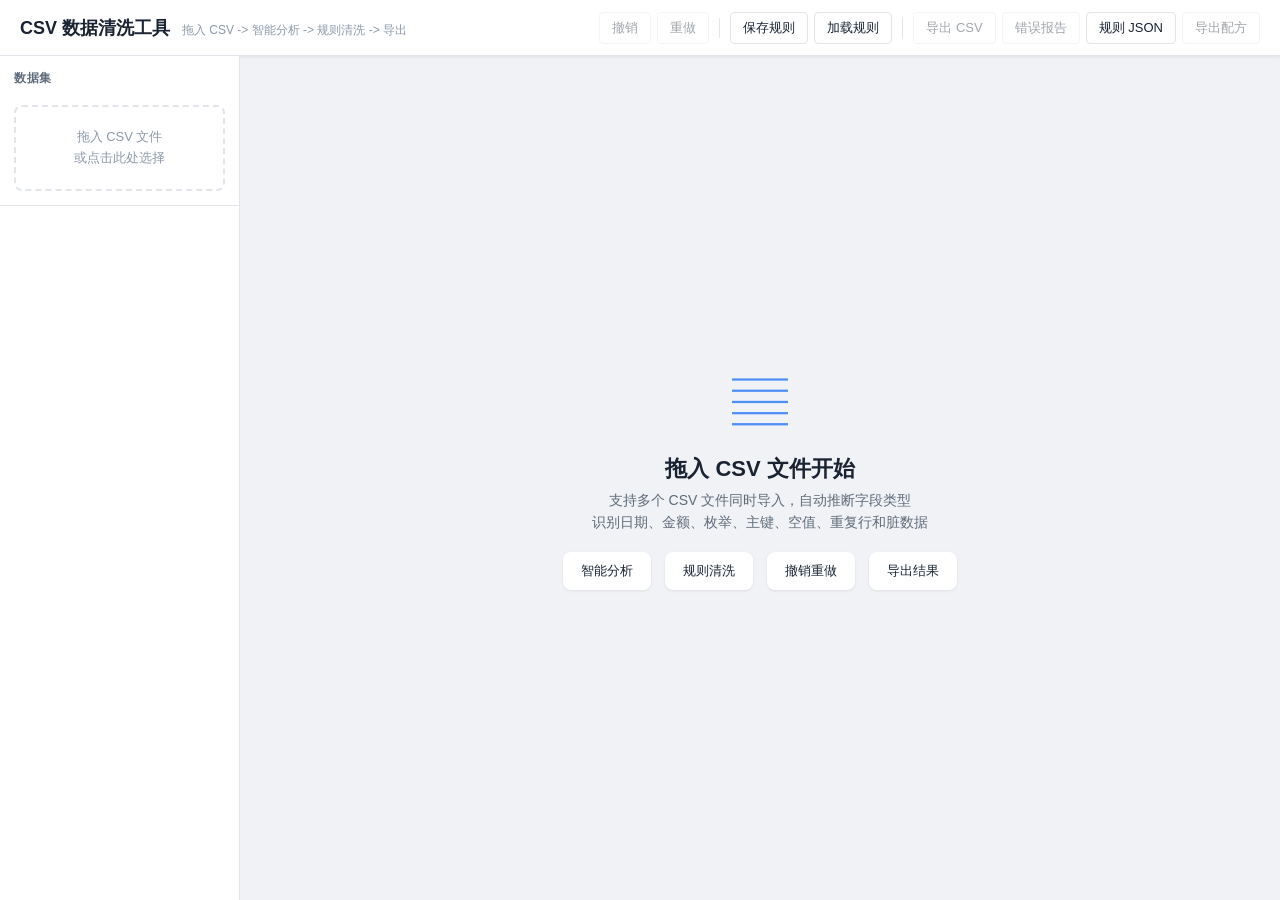
<file: index.html>
<!DOCTYPE html>
<html lang="zh-CN">
<head>
  <meta charset="UTF-8">
  <meta name="viewport" content="width=device-width, initial-scale=1.0">
  <title>CSV 数据清洗工具</title>
  <link rel="stylesheet" href="css/style.css">
</head>
<body>
  <!-- ========== Header ========== -->
  <header id="header">
    <div class="header-left">
      <h1>CSV 数据清洗工具</h1>
      <span class="subtitle">拖入 CSV -> 智能分析 -> 规则清洗 -> 导出</span>
    </div>
    <div class="header-right">
      <button id="btnUndo" title="撤销 (Ctrl+Z)" disabled>撤销</button>
      <button id="btnRedo" title="重做 (Ctrl+Y)" disabled>重做</button>
      <span class="sep"></span>
      <button id="btnSaveRules" title="保存规则配置">保存规则</button>
      <button id="btnLoadRules" title="加载规则配置">加载规则</button>
      <span class="sep"></span>
      <button id="btnExportCSV" title="导出清洗后 CSV" disabled>导出 CSV</button>
      <button id="btnExportReport" title="导出错误报告" disabled>错误报告</button>
      <button id="btnExportRules" title="导出规则 JSON">规则 JSON</button>
      <button id="btnExportRecipe" title="导出配方 JSON" disabled>导出配方</button>
    </div>
  </header>

  <!-- ========== Main Layout ========== -->
  <div id="mainLayout">
    <!-- Left Sidebar -->
    <aside id="sidebar">
      <div class="sidebar-section">
        <h3>数据集</h3>
        <div id="datasetList" class="dataset-list"></div>
        <div id="dropHint" class="drop-hint">
          <p>拖入 CSV 文件<br>或点击此处选择</p>
          <input type="file" id="fileInput" accept=".csv,.tsv,.txt" multiple hidden>
        </div>
      </div>
      <div class="sidebar-section" id="profileSummary" style="display:none">
        <h3>数据概况</h3>
        <div id="profileContent"></div>
      </div>
    </aside>

    <!-- Main Content -->
    <main id="content">
      <!-- Welcome screen -->
      <div id="welcomeScreen" class="welcome">
        <div class="welcome-inner">
          <div class="welcome-icon">&#9636;</div>
          <h2>拖入 CSV 文件开始</h2>
          <p>支持多个 CSV 文件同时导入，自动推断字段类型</p>
          <p>识别日期、金额、枚举、主键、空值、重复行和脏数据</p>
          <div class="welcome-features">
            <div class="feature">智能分析</div>
            <div class="feature">规则清洗</div>
            <div class="feature">撤销重做</div>
            <div class="feature">导出结果</div>
          </div>
        </div>
      </div>

      <!-- Data view -->
      <div id="dataView" style="display:none">
        <div id="tabBar" class="tab-bar">
          <button class="tab active" data-tab="profile">数据画像</button>
          <button class="tab" data-tab="data">数据预览</button>
          <button class="tab" data-tab="rules">清洗规则</button>
          <button class="tab" data-tab="results">清洗结果</button>
          <button class="tab" data-tab="recipe">清洗配方</button>
        </div>

        <!-- Profile -->
        <div id="tabProfile" class="tab-content active">
          <div class="profile-header">
            <div class="quality-score">
              <canvas id="qualityCanvas" width="120" height="120"></canvas>
              <div class="quality-label">质量评分</div>
            </div>
            <div class="quality-breakdown" id="qualityBreakdown"></div>
          </div>
          <div id="columnProfiles" class="column-profiles"></div>
        </div>

        <!-- Data Preview -->
        <div id="tabData" class="tab-content" style="display:none">
          <div class="data-toolbar">
            <span id="dataInfo"></span>
            <label><input type="checkbox" id="showDirty"> 高亮脏数据</label>
            <label><input type="checkbox" id="showNulls"> 高亮空值</label>
            <label><input type="checkbox" id="showDupRows"> 标记重复行</label>
          </div>
          <div id="gridContainer" class="grid-container">
            <div id="gridHeader" class="grid-header"></div>
            <div id="gridBody" class="grid-body"></div>
          </div>
        </div>

        <!-- Rules -->
        <div id="tabRules" class="tab-content" style="display:none">
          <div class="rules-toolbar">
            <select id="ruleTypeSelect">
              <option value="">-- 添加清洗规则 --</option>
              <option value="dedup">去重</option>
              <option value="nullFill">空值填充</option>
              <option value="trim">去除空白</option>
              <option value="fieldSplit">字段拆分</option>
              <option value="dateNormalize">日期标准化</option>
              <option value="amountConvert">金额单位转换</option>
              <option value="enumMap">枚举映射</option>
              <option value="crossValidate">跨表关联校验</option>
              <option value="rename">字段重命名</option>
            </select>
            <button id="btnAddRule">+ 添加</button>
            <button id="btnExecuteAll" class="btn-primary">执行所有规则</button>
            <button id="btnClearRules">清空规则</button>
          </div>
          <div id="rulesList" class="rules-list"></div>
        </div>

        <!-- Results -->
        <div id="tabResults" class="tab-content" style="display:none">
          <div id="resultsContent" class="results-content">
            <p class="placeholder">执行清洗规则后查看结果</p>
          </div>
        </div>

        <!-- Recipe -->
        <div id="tabRecipe" class="tab-content" style="display:none">
          <div class="recipe-toolbar">
            <button id="btnRecordRecipe" title="从当前规则录制配方">录制配方</button>
            <button id="btnImportRecipe" title="从 JSON 导入配方">导入配方</button>
            <span class="sep"></span>
            <span id="recipePlaybackInfo" class="recipe-playback-info"></span>
          </div>
          <div id="recipeList" class="recipe-list"></div>
          <div id="recipePreview" class="recipe-preview" style="display:none"></div>
          <div id="recipePlayback" class="recipe-playback" style="display:none"></div>
        </div>
      </div>
    </main>
  </div>

  <!-- Drop Overlay -->
  <div id="dropOverlay" class="drop-overlay">
    <div class="drop-overlay-inner">
      <p>释放以导入 CSV 文件</p>
    </div>
  </div>

  <!-- Loading Overlay -->
  <div id="loadingOverlay" class="loading-overlay" style="display:none">
    <div class="spinner"></div>
    <p id="loadingText">处理中...</p>
    <div class="progress-bar"><div id="progressFill" class="progress-fill"></div></div>
  </div>

  <!-- Toast Container -->
  <div id="toastContainer" class="toast-container"></div>

  <!-- Modal -->
  <div id="ruleModal" class="modal" style="display:none">
    <div class="modal-backdrop"></div>
    <div class="modal-content">
      <div class="modal-header">
        <h3 id="modalTitle">配置规则</h3>
        <button class="modal-close">&times;</button>
      </div>
      <div id="modalBody" class="modal-body"></div>
      <div class="modal-footer">
        <button id="modalCancel" class="btn-secondary">取消</button>
        <button id="modalConfirm" class="btn-primary">确定</button>
      </div>
    </div>
  </div>

  <input type="file" id="rulesFileInput" accept=".json" hidden>
  <input type="file" id="recipeFileInput" accept=".json" hidden>

  <script src="js/utils.js"></script>
  <script src="js/store.js"></script>
  <script src="js/worker-bridge.js"></script>
  <script src="js/grid.js"></script>
  <script src="js/rules-panel.js"></script>
  <script src="js/results.js"></script>
  <script src="js/recipe.js"></script>
  <script src="js/recipe-player.js"></script>
  <script src="js/recipe-panel.js"></script>
  <script src="js/app.js"></script>
</body>
</html>
</file>
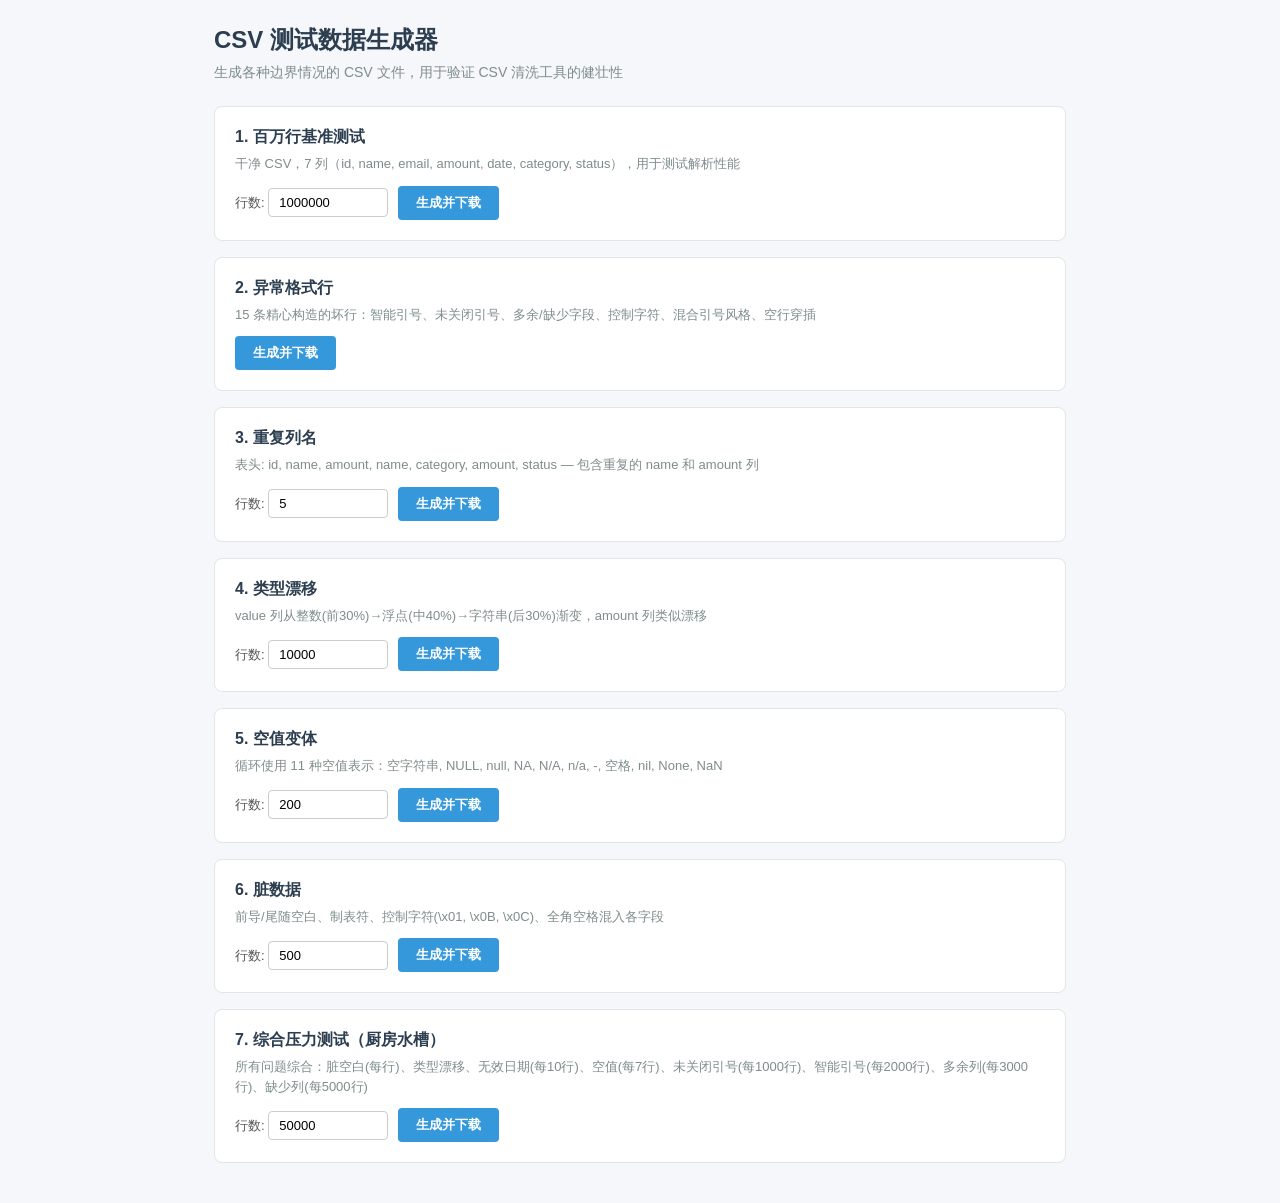
<file: test-generator.html>
<!DOCTYPE html>
<html lang="zh-CN">
<head>
  <meta charset="UTF-8">
  <meta name="viewport" content="width=device-width, initial-scale=1.0">
  <title>CSV 测试数据生成器</title>
  <style>
    * { box-sizing: border-box; margin: 0; padding: 0; }
    body {
      font-family: -apple-system, BlinkMacSystemFont, "Segoe UI", sans-serif;
      background: #f5f7fa;
      color: #2c3e50;
      padding: 24px;
      max-width: 900px;
      margin: 0 auto;
    }
    h1 { font-size: 24px; margin-bottom: 8px; }
    .subtitle { color: #7f8c8d; margin-bottom: 24px; font-size: 14px; }
    .gen-card {
      background: #fff;
      border: 1px solid #e2e6ea;
      border-radius: 8px;
      padding: 20px;
      margin-bottom: 16px;
    }
    .gen-card h3 { font-size: 16px; margin-bottom: 6px; }
    .gen-card .desc { color: #7f8c8d; font-size: 13px; margin-bottom: 12px; line-height: 1.5; }
    .gen-card .controls { display: flex; gap: 10px; align-items: center; flex-wrap: wrap; }
    .gen-card label { font-size: 13px; color: #555; }
    .gen-card input[type=number] {
      width: 120px; padding: 6px 10px; border: 1px solid #ccc; border-radius: 4px; font-size: 13px;
    }
    .gen-card button {
      padding: 8px 18px; border: none; border-radius: 4px; font-size: 13px; font-weight: 600;
      background: #3498db; color: #fff; cursor: pointer;
    }
    .gen-card button:hover { background: #2980b9; }
    .gen-card button:active { background: #1c6ea4; }
    .gen-card .meta { font-size: 12px; color: #95a5a6; margin-left: 8px; }
    #output {
      background: #fff; border: 1px solid #e2e6ea; border-radius: 8px;
      padding: 16px; margin-top: 16px; font-family: monospace; font-size: 12px;
      max-height: 300px; overflow-y: auto; white-space: pre-wrap;
      display: none;
    }
  </style>
</head>
<body>
  <h1>CSV 测试数据生成器</h1>
  <p class="subtitle">生成各种边界情况的 CSV 文件，用于验证 CSV 清洗工具的健壮性</p>

  <!-- 1: Large file -->
  <div class="gen-card">
    <h3>1. 百万行基准测试</h3>
    <div class="desc">干净 CSV，7 列（id, name, email, amount, date, category, status），用于测试解析性能</div>
    <div class="controls">
      <label>行数: <input type="number" id="largeRows" value="1000000" min="1000" max="5000000" step="100000"></label>
      <button onclick="runGenerator('large')">生成并下载</button>
      <span class="meta" id="largeMeta"></span>
    </div>
  </div>

  <!-- 2: Malformed -->
  <div class="gen-card">
    <h3>2. 异常格式行</h3>
    <div class="desc">15 条精心构造的坏行：智能引号、未关闭引号、多余/缺少字段、控制字符、混合引号风格、空行穿插</div>
    <div class="controls">
      <button onclick="runGenerator('malformed')">生成并下载</button>
      <span class="meta" id="malformedMeta"></span>
    </div>
  </div>

  <!-- 3: Duplicate columns -->
  <div class="gen-card">
    <h3>3. 重复列名</h3>
    <div class="desc">表头: id, name, amount, name, category, amount, status — 包含重复的 name 和 amount 列</div>
    <div class="controls">
      <label>行数: <input type="number" id="dupColRows" value="5" min="1" max="1000"></label>
      <button onclick="runGenerator('dupCols')">生成并下载</button>
      <span class="meta" id="dupColsMeta"></span>
    </div>
  </div>

  <!-- 4: Type drift -->
  <div class="gen-card">
    <h3>4. 类型漂移</h3>
    <div class="desc">value 列从整数(前30%)→浮点(中40%)→字符串(后30%)渐变，amount 列类似漂移</div>
    <div class="controls">
      <label>行数: <input type="number" id="driftRows" value="10000" min="100" max="100000" step="1000"></label>
      <button onclick="runGenerator('drift')">生成并下载</button>
      <span class="meta" id="driftMeta"></span>
    </div>
  </div>

  <!-- 5: Null variants -->
  <div class="gen-card">
    <h3>5. 空值变体</h3>
    <div class="desc">循环使用 11 种空值表示：空字符串, NULL, null, NA, N/A, n/a, -, 空格, nil, None, NaN</div>
    <div class="controls">
      <label>行数: <input type="number" id="nullRows" value="200" min="10" max="10000"></label>
      <button onclick="runGenerator('nulls')">生成并下载</button>
      <span class="meta" id="nullsMeta"></span>
    </div>
  </div>

  <!-- 6: Dirty data -->
  <div class="gen-card">
    <h3>6. 脏数据</h3>
    <div class="desc">前导/尾随空白、制表符、控制字符(\x01, \x0B, \x0C)、全角空格混入各字段</div>
    <div class="controls">
      <label>行数: <input type="number" id="dirtyRows" value="500" min="10" max="10000"></label>
      <button onclick="runGenerator('dirty')">生成并下载</button>
      <span class="meta" id="dirtyMeta"></span>
    </div>
  </div>

  <!-- 7: Kitchen sink -->
  <div class="gen-card">
    <h3>7. 综合压力测试（厨房水槽）</h3>
    <div class="desc">所有问题综合：脏空白(每行)、类型漂移、无效日期(每10行)、空值(每7行)、未关闭引号(每1000行)、智能引号(每2000行)、多余列(每3000行)、缺少列(每5000行)</div>
    <div class="controls">
      <label>行数: <input type="number" id="sinkRows" value="50000" min="1000" max="200000" step="5000"></label>
      <button onclick="runGenerator('sink')">生成并下载</button>
      <span class="meta" id="sinkMeta"></span>
    </div>
  </div>

  <div id="output"></div>

  <script src="js/test-generator.js"></script>
</body>
</html>
</file>
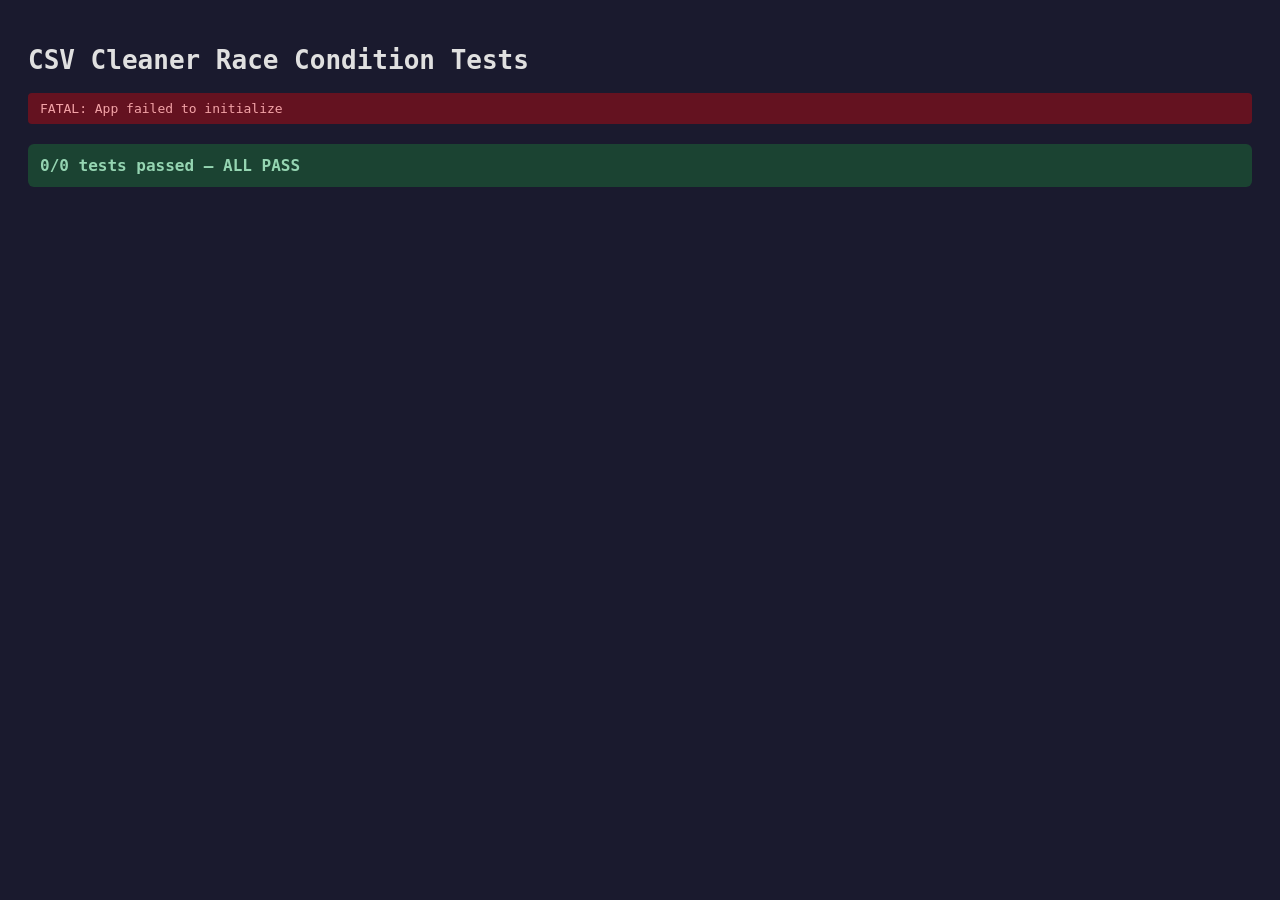
<file: test-race-conditions.html>
<!DOCTYPE html>
<html lang="zh-CN">
<head>
  <meta charset="UTF-8">
  <title>Race Condition Tests</title>
  <style>
    body { font-family: monospace; padding: 20px; background: #1a1a2e; color: #e0e0e0; }
    .test { margin: 8px 0; padding: 8px 12px; border-radius: 4px; }
    .pass { background: #1b4332; color: #95d5b2; }
    .fail { background: #641220; color: #f4a4a8; }
    .info { background: #1a1a3e; color: #aab; margin: 2px 0 2px 24px; font-size: 12px; }
    h2 { color: #7ecfff; margin-top: 24px; }
    #summary { margin-top: 20px; padding: 12px; font-size: 16px; font-weight: bold; border-radius: 6px; }
    /* Hide the actual app UI */
    #appContainer { display: none; }
  </style>
</head>
<body>
  <h1>CSV Cleaner Race Condition Tests</h1>
  <div id="results"></div>
  <div id="summary"></div>

  <!-- Minimal DOM structure required by the app classes -->
  <div id="appContainer">
    <div id="toastContainer"></div>
    <div id="loadingOverlay" style="display:none"><p id="loadingText"></p><div><div id="progressFill"></div></div></div>
    <div id="dropOverlay"></div>
    <div id="welcomeScreen" style="display:none"></div>
    <div id="dataView" style="display:none">
      <div id="tabBar"><button class="tab active" data-tab="profile"></button><button class="tab" data-tab="data"></button><button class="tab" data-tab="rules"></button><button class="tab" data-tab="results"></button><button class="tab" data-tab="recipes"></button></div>
      <div id="tabProfile" class="tab-content"><canvas id="qualityCanvas" width="120" height="120"></canvas><div id="qualityBreakdown"></div><div id="columnProfiles"></div></div>
      <div id="tabData" class="tab-content" style="display:none"></div>
      <div id="tabRules" class="tab-content" style="display:none">
        <select id="ruleTypeSelect"><option value="">--</option></select>
        <button id="btnAddRule"></button><button id="btnExecuteAll"></button><button id="btnClearRules"></button>
        <div id="rulesList"></div>
      </div>
      <div id="tabResults" class="tab-content" style="display:none"><div id="resultsContent"></div></div>
      <div id="tabRecipes" class="tab-content" style="display:none"><div id="recipesContent"></div></div>
    </div>
    <div id="sidebar"><div id="datasetList"></div><div id="dropHint"><input type="file" id="fileInput" multiple hidden></div></div>
    <div id="profileSummary" style="display:none"><div id="profileContent"></div></div>
    <button id="btnUndo" disabled></button><button id="btnRedo" disabled></button>
    <button id="btnSaveRules"></button><button id="btnLoadRules"></button>
    <button id="btnExportCSV" disabled></button><button id="btnExportReport" disabled></button><button id="btnExportRules"></button>
    <button id="btnSaveRecipe"></button><button id="btnManageRecipes"></button>
    <input type="file" id="rulesFileInput" hidden><input type="file" id="recipeFileInput" hidden>
    <div id="ruleModal" class="modal" style="display:none"><div class="modal-backdrop"></div><div class="modal-content"><h3 id="modalTitle"></h3><button class="modal-close"></button><div id="modalBody"></div><button id="modalCancel"></button><button id="modalConfirm"></button></div></div>
    <div id="gridContainer"><div id="gridHeader"></div><div id="gridBody"></div></div>
  </div>

  <script>
  // ============================================================
  // Test harness
  // ============================================================
  const testResults = [];
  const resultsDiv = document.getElementById('results');

  function log(msg, cls) {
    const d = document.createElement('div');
    d.className = cls || 'info';
    d.textContent = msg;
    resultsDiv.appendChild(d);
  }

  function assert(condition, label) {
    const passed = !!condition;
    testResults.push({ label, passed });
    log((passed ? 'PASS' : 'FAIL') + ': ' + label, passed ? 'test pass' : 'test fail');
    return passed;
  }

  function showSummary() {
    const total = testResults.length;
    const passed = testResults.filter(t => t.passed).length;
    const el = document.getElementById('summary');
    const allPass = passed === total;
    el.style.background = allPass ? '#1b4332' : '#641220';
    el.style.color = allPass ? '#95d5b2' : '#f4a4a8';
    el.textContent = `${passed}/${total} tests passed` + (allPass ? ' — ALL PASS' : '');
  }

  function delay(ms) { return new Promise(r => setTimeout(r, ms)); }

  // ============================================================
  // Mock helpers
  // ============================================================
  function mockProfile(colCount) {
    const profiles = [];
    for (let i = 0; i < colCount; i++) {
      profiles.push({
        column: 'col' + i, type: 'string', typeConfidence: 90,
        validCount: 100, nullCount: 0, nullRate: 0, uniqueCount: 80,
        dirtyCount: 0, dirtySamples: [], sampleValues: ['a', 'b'],
        isPrimaryKey: i === 0, isEnum: false, enumValues: [],
      });
    }
    return {
      rowCount: 100, columnCount: colCount, duplicateCount: 0, quality: 75,
      qualityBreakdown: { completeness: 80, uniqueness: 70, validity: 75 },
      profiles,
    };
  }

  function mockFingerprints(headers) {
    return headers.map((h, i) => ({
      id: 'fp_' + i + '_' + h, originalName: h, colIdx: i,
      type: 'string', typeConfidence: 90,
      nameVariants: [h, h.toLowerCase()],
      typeSignals: {}, sampleValues: ['a', 'b'],
      nullRate: 0, uniqueRate: 80, isPrimaryKey: i === 0,
      enumValues: [], stats: { rowCount: 100, uniqueCount: 80 },
    }));
  }

  // ============================================================
  // MockWorker — replaces the real Web Worker
  // ============================================================
  class MockWorker {
    constructor(url) {
      this.onmessage = null;
      this.onerror = null;
      this._delay = 5;
      this._paused = false;
      this._queue = [];
    }

    postMessage(data) {
      const { task, id, payload } = data;
      const timer = setTimeout(() => {
        if (this._paused) {
          this._queue.push({ task, id, payload });
          return;
        }
        this._respond(task, id, payload);
      }, this._delay);
    }

    _respond(task, id, payload) {
      let response;
      switch (task) {
        case 'parse':
          response = { id, success: true, headers: payload.text === 'B' ? ['x', 'y', 'z'] : ['col1', 'col2'], rows: [['a', 'b']], profile: mockProfile(2), parseErrors: [] };
          break;
        case 'profile':
          response = { id, success: true, profile: mockProfile(payload.headers.length) };
          break;
        case 'computeFingerprints':
          response = { id, success: true, fingerprints: mockFingerprints(payload.headers) };
          break;
        case 'matchFingerprints':
          response = {
            id, success: true,
            mappings: (payload.sourceFingerprints || []).map((fp, i) => ({
              sourceFP: fp, targetColName: payload.targetHeaders[i] || '', targetColIdx: i,
              confidence: 80, status: 'matched', conflict: false,
              candidates: [{ colName: payload.targetHeaders[i] || '', colIdx: i, score: 80, used: false }],
            })),
            conflicts: [], unmatchedTarget: [], overallConfidence: 80,
            structuralSimilarity: 70, fieldOrderWarning: false, lowConfidenceWarning: false,
          };
          break;
        case 'executeRules':
          response = { id, success: true, headers: payload.headers, rows: payload.rows, logs: [] };
          break;
        case 'executeRecipeStep':
          response = {
            id, success: true, headers: payload.headers, rows: payload.rows,
            affectedCount: 1, changes: [], profileAfter: mockProfile(payload.headers.length),
          };
          break;
        default:
          response = { id, success: false, error: 'Unknown task' };
      }
      if (this.onmessage) this.onmessage({ data: response });
    }

    flush() {
      this._paused = false;
      const q = this._queue.splice(0);
      for (const { task, id, payload } of q) this._respond(task, id, payload);
    }

    pause() { this._paused = true; }
    resume() { this.flush(); }
    terminate() {}
  }

  // Replace global Worker with MockWorker BEFORE loading app scripts
  window._OriginalWorker = window.Worker;
  window.Worker = MockWorker;
  </script>

  <!-- Load actual source files (Worker is now mocked) -->
  <script src="js/utils.js"></script>
  <script src="js/store.js"></script>
  <script src="js/worker-bridge.js"></script>
  <script src="js/grid.js"></script>
  <script src="js/rules-panel.js"></script>
  <script src="js/recipe-panel.js"></script>
  <script src="js/recipe-replay.js"></script>
  <script src="js/results.js"></script>
  <script src="js/app.js"></script>

  <script>
  // ============================================================
  // Wait for app boot, then run tests
  // ============================================================
  (async function runAllTests() {
    // Wait for the App IIFE to finish (store.open + new App)
    await delay(200);

    const app = window.app;
    if (!app) {
      log('FATAL: App failed to initialize', 'test fail');
      showSummary();
      return;
    }

    // Helper: inject a dataset directly into the app
    function injectDataset(name, headers, rows) {
      const profile = mockProfile(headers.length);
      profile.profiles = headers.map((h, i) => ({
        ...profile.profiles[0], column: h,
      }));
      app.datasets.set(name, {
        name, fileName: name + '.csv',
        headers: headers.slice(), rows: rows.map(r => r.slice()),
        profile, originalHeaders: headers.slice(),
        originalRows: rows.map(r => r.slice()),
        parseErrors: [], history: [], historyIdx: -1,
      });
    }

    // Helper: create a mock recipe
    function createMockRecipe(id, name, headers) {
      return {
        id, name, version: 1,
        createdAt: Date.now(), updatedAt: Date.now(),
        sourceInfo: {
          headers: headers.slice(),
          fingerprints: mockFingerprints(headers),
          rowCount: 100, columnCount: headers.length, qualityScore: 75,
        },
        steps: [
          { index: 0, ruleType: 'trim', name: 'trim', enabled: true, config: { type: 'trim' }, columnRefs: [], executionStats: {} },
          { index: 1, ruleType: 'trim', name: 'trim2', enabled: true, config: { type: 'trim' }, columnRefs: [], executionStats: {} },
          { index: 2, ruleType: 'trim', name: 'trim3', enabled: true, config: { type: 'trim' }, columnRefs: [], executionStats: {} },
        ],
      };
    }

    // ============================================================
    // TEST 1: sendForDataset rejects when dataset changes
    // ============================================================
    log('');
    log('--- Test 1: sendForDataset STALE_DATASET rejection ---', 'info');
    {
      app.activeDatasetName = 'datasetA';

      // Send a task for datasetA via the bridge
      const mockWorker = app.worker.worker;
      mockWorker._delay = 50; // add delay so we can switch before response

      const promise = app.worker.sendForDataset('profile', { headers: ['a'], rows: [] }, 'datasetA');

      // Switch dataset before response arrives
      app.activeDatasetName = 'datasetB';

      let error = null;
      try { await promise; } catch (e) { error = e; }

      assert(error !== null, 'sendForDataset should reject when dataset changes');
      assert(error && error.message === 'STALE_DATASET', 'Error should be STALE_DATASET, got: ' + (error && error.message));

      mockWorker._delay = 5; // reset delay
    }

    // ============================================================
    // TEST 2: sendForDataset accepts when dataset stays the same
    // ============================================================
    log('');
    log('--- Test 2: sendForDataset accepts for current dataset ---', 'info');
    {
      app.activeDatasetName = 'datasetA';
      const mockWorker = app.worker.worker;
      mockWorker._delay = 5;

      let error = null;
      let result = null;
      try {
        result = await app.worker.sendForDataset('profile', { headers: ['a'], rows: [] }, 'datasetA');
      } catch (e) { error = e; }

      assert(error === null, 'sendForDataset should resolve for current dataset');
      assert(result && result.success, 'Result should have success=true');
    }

    // ============================================================
    // TEST 3: Fast file switch during fingerprint computation
    // ============================================================
    log('');
    log('--- Test 3: Fast file switch during computeFingerprints ---', 'info');
    {
      // Setup
      injectDataset('fileA', ['name', 'age'], [['Alice', '30']]);
      injectDataset('fileB', ['product', 'price'], [['Widget', '9.99']]);
      app.activeDatasetName = 'fileA';

      const mockWorker = app.worker.worker;
      mockWorker._delay = 80; // slow response

      const fpPromise = app.worker.computeFingerprints(
        ['name', 'age'], [['Alice', '30']], mockProfile(2), 'fileA'
      );

      // Quick-switch to fileB
      await delay(10);
      app.activeDatasetName = 'fileB';

      let error = null;
      try { await fpPromise; } catch (e) { error = e; }

      assert(error !== null, 'computeFingerprints should reject on file switch');
      assert(
        error && (error.message === 'STALE_DATASET' || error.message === 'STALE_TASK'),
        'Error type should be STALE_DATASET or STALE_TASK, got: ' + (error && error.message)
      );

      mockWorker._delay = 5;
    }

    // ============================================================
    // TEST 4: Dataset switch auto-closes recipe modal
    // ============================================================
    log('');
    log('--- Test 4: Dataset switch auto-closes recipe panel modal ---', 'info');
    {
      injectDataset('dsA', ['a', 'b'], [['1', '2']]);
      injectDataset('dsB', ['x', 'y'], [['3', '4']]);
      app.activeDatasetName = 'dsA';

      // Simulate opening a recipe modal
      const panel = app.recipePanel;
      panel._boundDatasetName = 'dsA';
      panel._pendingRecipe = { name: 'test', steps: [] };
      panel._pendingMappings = { mappings: [] };
      panel.modal.style.display = 'flex';

      // Trigger dataset change notification
      const oldName = app.activeDatasetName;
      app.activeDatasetName = 'dsB';
      app._notifyDatasetChanged(oldName, 'dsB');

      assert(panel.modal.style.display === 'none', 'Modal should be auto-closed on dataset switch');
      assert(panel._pendingRecipe === null, '_pendingRecipe should be null after switch');
      assert(panel._pendingMappings === null, '_pendingMappings should be null after switch');
      assert(panel._boundDatasetName === null, '_boundDatasetName should be null after switch');
    }

    // ============================================================
    // TEST 5: RecipeReplayEngine auto-cancels on dataset switch
    // ============================================================
    log('');
    log('--- Test 5: Replay engine auto-cancels on dataset switch ---', 'info');
    {
      injectDataset('replayA', ['a', 'b'], [['1', '2']]);
      injectDataset('replayB', ['x', 'y'], [['3', '4']]);
      app.activeDatasetName = 'replayA';

      const recipe = createMockRecipe('r1', 'testRecipe', ['a', 'b']);
      const columnMap = new Map([['a', 'a'], ['b', 'b']]);

      app.recipeReplay.prepare(recipe, columnMap, true, false);

      assert(app.recipeReplay._boundDatasetName === 'replayA', 'Replay engine should bind to replayA');
      assert(app.recipeReplay.state === 'ready', 'State should be ready after prepare');

      // Switch dataset
      app.activeDatasetName = 'replayB';
      app._notifyDatasetChanged('replayA', 'replayB');

      assert(app.recipeReplay.state === 'idle', 'State should be idle after dataset switch');
      assert(app.recipeReplay._boundDatasetName === null, '_boundDatasetName should be null after cancel');

      // Verify _executeStep rejects with cancelled
      app.recipeReplay._boundDatasetName = null;
      const stepResult = await app.recipeReplay._executeStep(0);
      assert(stepResult.status === 'cancelled', '_executeStep should return cancelled when no bound dataset');
    }

    // ============================================================
    // TEST 6: Recipe JSON import/export round-trip + schema version
    // ============================================================
    log('');
    log('--- Test 6: Recipe JSON import/export & schema validation ---', 'info');
    {
      // Save a recipe via store
      const recipe = createMockRecipe('rt_test', 'RoundTripTest', ['col1', 'col2']);
      await store.saveRecipe(recipe);

      // Verify schemaVersion was stamped
      const saved = await store.getRecipe('rt_test');
      assert(saved !== null, 'Saved recipe should be retrievable');
      assert(saved && saved.schemaVersion === RECIPE_SCHEMA_VERSION, 'schemaVersion should be ' + RECIPE_SCHEMA_VERSION);

      // Export
      const exported = JSON.stringify({ version: 1, type: 'recipe', recipe: saved }, null, 2);
      const parsed = JSON.parse(exported);
      assert(parsed.recipe.schemaVersion === RECIPE_SCHEMA_VERSION, 'Exported recipe preserves schemaVersion');
      assert(parsed.recipe.steps.length === 3, 'Exported recipe has 3 steps');
      assert(parsed.recipe.sourceInfo.fingerprints.length === 2, 'Exported recipe has 2 fingerprints');

      // Re-import
      const reimported = parsed.recipe;
      reimported.id = 'rt_reimported';
      await store.saveRecipe(reimported);
      const loaded = await store.getRecipe('rt_reimported');
      assert(loaded !== null, 'Re-imported recipe should be retrievable');
      assert(loaded && loaded.name === 'RoundTripTest', 'Name preserved after round-trip');

      // Validate rejects invalid recipes
      const invalid1 = { id: 'bad1' }; // missing name, steps, sourceInfo
      assert(!store._validateRecipe(invalid1), 'Reject recipe missing required fields');

      const invalid2 = { id: 'bad2', name: 'x', steps: [], sourceInfo: {}, schemaVersion: 999 };
      assert(!store._validateRecipe(invalid2), 'Reject recipe with future schemaVersion');

      // Cleanup
      await store.deleteRecipe('rt_test');
      await store.deleteRecipe('rt_reimported');
    }

    // ============================================================
    // TEST 7: Expired recipe cleanup
    // ============================================================
    log('');
    log('--- Test 7: Expired recipe filtering and cleanup ---', 'info');
    {
      // Save a valid recipe
      const valid = createMockRecipe('exp_valid', 'ValidRecipe', ['a']);
      await store.saveRecipe(valid);

      // Save an expired recipe
      const expired = createMockRecipe('exp_expired', 'ExpiredRecipe', ['a']);
      expired.expiresAt = Date.now() - 10000; // expired 10 seconds ago
      await store.saveRecipe(expired);

      // Save a future-expiry recipe (should still be valid)
      const future = createMockRecipe('exp_future', 'FutureRecipe', ['a']);
      future.expiresAt = Date.now() + 3600000; // expires in 1 hour
      await store.saveRecipe(future);

      // listRecipes should filter out expired
      const list = await store.listRecipes();
      const names = list.map(r => r.name);
      assert(names.includes('ValidRecipe'), 'Valid recipe should appear in list');
      assert(!names.includes('ExpiredRecipe'), 'Expired recipe should NOT appear in list');
      assert(names.includes('FutureRecipe'), 'Future-expiry recipe should appear in list');

      // getRecipe for expired should return null
      const got = await store.getRecipe('exp_expired');
      assert(got === null, 'getRecipe for expired recipe should return null');

      // cleanExpiredRecipes
      await store.cleanExpiredRecipes();
      // After cleanup, memory store should not have expired recipe
      assert(!store._recipeMemoryStore.has('exp_expired'), 'Expired recipe removed from memory after cleanup');

      // Cleanup
      await store.deleteRecipe('exp_valid');
      await store.deleteRecipe('exp_future');
    }

    // ============================================================
    // TEST 8: Undo/redo history dataset isolation
    // ============================================================
    log('');
    log('--- Test 8: Undo/redo history dataset isolation ---', 'info');
    {
      // Clear any leftover state
      app.datasets.clear();

      injectDataset('undoA', ['name', 'age'], [['Alice', '30'], ['Bob', '25']]);
      injectDataset('undoB', ['product', 'price'], [['Widget', '9.99']]);

      // Push history on undoA
      app.activeDatasetName = 'undoA';
      app._pushHistory();

      const dsA = app.getDataset('undoA');
      assert(dsA.history.length === 1, 'undoA should have 1 history entry');
      assert(dsA.history[0].datasetName === 'undoA', 'History snapshot should have datasetName = undoA');
      assert(typeof dsA.history[0].datasetFingerprint === 'number', 'History snapshot should have datasetFingerprint');

      // Modify data and push again
      dsA.headers = ['name', 'age', 'email'];
      dsA.rows = [['Alice', '30', 'a@b.com']];
      dsA.profile = mockProfile(3);
      app._pushHistory();
      assert(dsA.history.length === 2, 'undoA should have 2 history entries');

      // Switch to undoB and push history
      app.activeDatasetName = 'undoB';
      app._pushHistory();
      const dsB = app.getDataset('undoB');
      assert(dsB.history.length === 1, 'undoB should have 1 history entry');
      assert(dsB.history[0].datasetName === 'undoB', 'undoB history should have datasetName = undoB');

      // Undo on undoB should work
      app.undo(); // historyIdx = 0, no earlier entry, nothing happens
      assert(dsB.historyIdx === 0, 'undoB historyIdx stays at 0 (no earlier)');

      // Switch back to undoA and undo
      app.activeDatasetName = 'undoA';
      app.undo(); // should go from idx=1 to idx=0
      assert(dsA.historyIdx === 0, 'undoA historyIdx should be 0 after undo');
      assert(dsA.headers.length === 2, 'undoA headers should be restored to 2 columns');

      // Redo
      app.redo(); // should go from idx=0 to idx=1
      assert(dsA.historyIdx === 1, 'undoA historyIdx should be 1 after redo');
      assert(dsA.headers.length === 3, 'undoA headers should be restored to 3 columns after redo');

      // Verify cross-dataset history snapshot check
      // Manually corrupt a snapshot by setting wrong datasetName
      dsA.history[0].datasetName = 'WRONG_DATASET';
      dsA.historyIdx = 1;
      app.undo(); // attempts to restore idx=0 which has wrong datasetName
      // Should NOT restore because datasetName mismatch
      assert(dsA.headers.length === 3, 'Should not restore history with mismatched datasetName');
    }

    // ============================================================
    // TEST 9: WorkerBridge startNewTaskVersion rejects stale tasks
    // ============================================================
    log('');
    log('--- Test 9: startNewTaskVersion rejects stale versioned tasks ---', 'info');
    {
      app.activeDatasetName = 'testDS';
      const mockWorker = app.worker.worker;
      mockWorker._delay = 100;

      // Send a versioned task
      const p = app.worker.send('profile', { headers: ['a'], rows: [] });

      // Start new version before response
      app.worker.startNewTaskVersion();

      let error = null;
      try { await p; } catch (e) { error = e; }

      assert(error !== null, 'Stale versioned task should be rejected');
      assert(error && error.message === 'STALE_TASK', 'Error should be STALE_TASK');

      mockWorker._delay = 5;
    }

    // ============================================================
    // TEST 10: Field order warning and structural similarity
    // ============================================================
    log('');
    log('--- Test 10: Fingerprint confidence warnings (worker.js) ---', 'info');
    {
      // We can't run the real worker in tests, but we can verify the
      // WorkerBridge method signatures accept the new datasetName param
      const bridge = app.worker;

      // Verify computeFingerprints accepts 4 params
      assert(bridge.computeFingerprints.length === 4, 'computeFingerprints should accept 4 params (headers, rows, profile, datasetName)');

      // Verify matchFingerprints accepts 5 params
      assert(bridge.matchFingerprints.length === 5, 'matchFingerprints should accept 5 params');

      // Verify sendForDataset exists
      assert(typeof bridge.sendForDataset === 'function', 'sendForDataset method should exist');

      // Verify setDatasetValidator exists
      assert(typeof bridge.setDatasetValidator === 'function', 'setDatasetValidator method should exist');

      // Verify the mock response includes new fields
      app.activeDatasetName = 'testDS';
      const result = await bridge.matchFingerprints(
        mockFingerprints(['a', 'b']), ['x', 'y'], [['1', '2']], mockProfile(2), 'testDS'
      );
      assert('structuralSimilarity' in result, 'matchFingerprints response should include structuralSimilarity');
      assert('fieldOrderWarning' in result, 'matchFingerprints response should include fieldOrderWarning');
      assert('lowConfidenceWarning' in result, 'matchFingerprints response should include lowConfidenceWarning');
    }

    // ============================================================
    // TEST 11: _validateRecipe edge cases
    // ============================================================
    log('');
    log('--- Test 11: Store._validateRecipe edge cases ---', 'info');
    {
      // null/undefined
      assert(!store._validateRecipe(null), 'null recipe is invalid');
      assert(!store._validateRecipe(undefined), 'undefined recipe is invalid');

      // missing fields
      assert(!store._validateRecipe({ id: '1', name: 'x' }), 'Missing steps and sourceInfo');
      assert(!store._validateRecipe({ id: '1', name: 'x', steps: 'not_array', sourceInfo: {} }), 'steps not array');

      // valid recipe
      const good = { id: '1', name: 'x', steps: [], sourceInfo: {}, schemaVersion: 1 };
      assert(store._validateRecipe(good), 'Valid recipe passes');

      // expired
      const exp = { ...good, expiresAt: Date.now() - 1000 };
      assert(!store._validateRecipe(exp), 'Expired recipe is invalid');

      // future expiry
      const fut = { ...good, expiresAt: Date.now() + 99999 };
      assert(store._validateRecipe(fut), 'Future-expiry recipe is valid');

      // schema too new
      const futureSchema = { ...good, schemaVersion: 999 };
      assert(!store._validateRecipe(futureSchema), 'Future schema version is invalid');

      // no schema version (old recipe) — should still be valid
      const noSchema = { id: '1', name: 'x', steps: [], sourceInfo: {} };
      assert(store._validateRecipe(noSchema), 'Recipe without schemaVersion is still valid');
    }

    // ============================================================
    // Done
    // ============================================================
    showSummary();
  })();
  </script>
</body>
</html>
</file>
<file: css/style.css>
/* ============================================================
   style.css — CSV Data Cleaner UI
   ============================================================ */

*, *::before, *::after { box-sizing: border-box; margin: 0; padding: 0; }

:root {
  --bg: #f0f2f5;
  --surface: #ffffff;
  --surface-alt: #f8f9fb;
  --border: #e2e6ea;
  --border-focus: #4f8ef7;
  --text: #1a2332;
  --text-secondary: #5f6b7a;
  --text-muted: #8e99a8;
  --primary: #4f8ef7;
  --primary-hover: #3a7ae5;
  --primary-light: #e8f0fe;
  --danger: #e74c3c;
  --danger-light: #fdecea;
  --success: #27ae60;
  --success-light: #e8f8f0;
  --warning: #f39c12;
  --warning-light: #fef9e7;
  --info: #3498db;
  --shadow-sm: 0 1px 3px rgba(0,0,0,0.08);
  --shadow-md: 0 4px 12px rgba(0,0,0,0.12);
  --shadow-lg: 0 8px 24px rgba(0,0,0,0.16);
  --radius: 8px;
  --radius-sm: 4px;
  --font: -apple-system, BlinkMacSystemFont, 'Segoe UI', Roboto, 'PingFang SC', 'Microsoft YaHei', sans-serif;
  --mono: 'SF Mono', 'Cascadia Code', 'Consolas', monospace;
}

html, body {
  height: 100%;
  font-family: var(--font);
  font-size: 14px;
  color: var(--text);
  background: var(--bg);
  overflow: hidden;
}

button {
  font-family: inherit;
  font-size: 13px;
  cursor: pointer;
  border: 1px solid var(--border);
  background: var(--surface);
  color: var(--text);
  padding: 6px 12px;
  border-radius: var(--radius-sm);
  transition: all 0.15s;
  white-space: nowrap;
}
button:hover { background: var(--surface-alt); border-color: var(--text-muted); }
button:active { transform: scale(0.97); }
button:disabled { opacity: 0.4; cursor: default; transform: none; }

.btn-primary { background: var(--primary); color: #fff; border-color: var(--primary); }
.btn-primary:hover { background: var(--primary-hover); }
.btn-secondary { background: var(--surface-alt); }
.btn-danger { background: var(--danger); color: #fff; border-color: var(--danger); }
.btn-danger:hover { background: #c0392b; }
.btn-sm { padding: 3px 8px; font-size: 12px; }

input, select, textarea {
  font-family: inherit;
  font-size: 13px;
  padding: 6px 10px;
  border: 1px solid var(--border);
  border-radius: var(--radius-sm);
  background: var(--surface);
  color: var(--text);
  outline: none;
  transition: border-color 0.15s;
}
input:focus, select:focus, textarea:focus { border-color: var(--border-focus); }
select { cursor: pointer; }

label { display: inline-flex; align-items: center; gap: 4px; font-size: 13px; color: var(--text-secondary); cursor: pointer; }
label input[type="checkbox"] { cursor: pointer; }

/* ---------- Header ---------- */
#header {
  display: flex;
  align-items: center;
  justify-content: space-between;
  padding: 10px 20px;
  background: var(--surface);
  border-bottom: 1px solid var(--border);
  box-shadow: var(--shadow-sm);
  z-index: 100;
  height: 56px;
}
.header-left { display: flex; align-items: baseline; gap: 12px; }
.header-left h1 { font-size: 18px; font-weight: 700; }
.subtitle { font-size: 12px; color: var(--text-muted); }
.header-right { display: flex; gap: 6px; align-items: center; }
.header-right .sep { width: 1px; height: 20px; background: var(--border); margin: 0 4px; }

/* ---------- Main Layout ---------- */
#mainLayout {
  display: flex;
  height: calc(100vh - 56px);
  overflow: hidden;
}

/* ---------- Sidebar ---------- */
#sidebar {
  width: 240px;
  min-width: 240px;
  background: var(--surface);
  border-right: 1px solid var(--border);
  display: flex;
  flex-direction: column;
  overflow-y: auto;
}
.sidebar-section { padding: 14px; border-bottom: 1px solid var(--border); }
.sidebar-section h3 { font-size: 12px; font-weight: 600; color: var(--text-secondary); text-transform: uppercase; letter-spacing: 0.5px; margin-bottom: 10px; }

.dataset-list { display: flex; flex-direction: column; gap: 3px; }
.dataset-item {
  display: flex;
  align-items: center;
  padding: 7px 10px;
  border-radius: var(--radius-sm);
  cursor: pointer;
  transition: background 0.15s;
  font-size: 13px;
}
.dataset-item:hover { background: var(--surface-alt); }
.dataset-item.active { background: var(--primary-light); color: var(--primary); font-weight: 600; }
.dataset-item .ds-name { overflow: hidden; text-overflow: ellipsis; white-space: nowrap; flex: 1; }
.dataset-item .ds-meta { font-size: 11px; color: var(--text-muted); margin-left: 6px; }
.dataset-item .ds-remove { font-size: 16px; color: var(--text-muted); margin-left: 6px; padding: 0 2px; }
.dataset-item .ds-remove:hover { color: var(--danger); }

.drop-hint {
  text-align: center;
  padding: 20px 14px;
  border: 2px dashed var(--border);
  border-radius: var(--radius);
  color: var(--text-muted);
  cursor: pointer;
  transition: all 0.2s;
  margin-top: 8px;
}
.drop-hint:hover { border-color: var(--primary); color: var(--primary); background: var(--primary-light); }
.drop-hint p { font-size: 13px; line-height: 1.6; }

#profileContent { font-size: 12px; }
.profile-stat { display: flex; justify-content: space-between; padding: 4px 0; border-bottom: 1px solid var(--border); }
.profile-stat:last-child { border-bottom: none; }
.profile-stat .stat-label { color: var(--text-secondary); }
.profile-stat .stat-value { font-weight: 600; font-family: var(--mono); }

/* ---------- Content Area ---------- */
#content {
  flex: 1;
  display: flex;
  flex-direction: column;
  overflow: hidden;
  position: relative;
  min-width: 0;
}

.welcome {
  flex: 1;
  display: flex;
  align-items: center;
  justify-content: center;
}
.welcome-inner { text-align: center; }
.welcome-icon { font-size: 56px; margin-bottom: 12px; color: var(--primary); }
.welcome h2 { font-size: 22px; margin-bottom: 8px; }
.welcome p { color: var(--text-secondary); margin-bottom: 4px; }
.welcome-features { display: flex; gap: 14px; justify-content: center; margin-top: 20px; }
.feature { padding: 10px 18px; background: var(--surface); border-radius: var(--radius); box-shadow: var(--shadow-sm); font-size: 13px; }

/* Tab Bar */
.tab-bar {
  display: flex;
  background: var(--surface);
  border-bottom: 2px solid var(--border);
  padding: 0 14px;
  flex-shrink: 0;
}
.tab {
  padding: 10px 18px;
  border: none;
  background: none;
  font-size: 13px;
  color: var(--text-secondary);
  border-bottom: 2px solid transparent;
  margin-bottom: -2px;
  cursor: pointer;
  transition: all 0.15s;
}
.tab:hover { color: var(--text); }
.tab.active { color: var(--primary); border-bottom-color: var(--primary); font-weight: 600; }

.tab-content {
  flex: 1;
  overflow: auto;
  padding: 14px;
  min-height: 0;
}

/* ---------- Profile Tab ---------- */
.profile-header {
  display: flex;
  gap: 20px;
  align-items: center;
  margin-bottom: 20px;
  padding: 16px;
  background: var(--surface);
  border-radius: var(--radius);
  box-shadow: var(--shadow-sm);
}
.quality-score { text-align: center; }
.quality-label { font-size: 12px; color: var(--text-secondary); margin-top: 4px; }
.quality-breakdown { flex: 1; }
.quality-breakdown .qb-item { display: flex; align-items: center; gap: 10px; margin-bottom: 8px; }
.quality-breakdown .qb-label { font-size: 12px; color: var(--text-secondary); width: 70px; }
.quality-breakdown .qb-bar { flex: 1; height: 8px; background: var(--border); border-radius: 4px; overflow: hidden; }
.quality-breakdown .qb-fill { height: 100%; border-radius: 4px; transition: width 0.3s; }
.quality-breakdown .qb-value { font-size: 12px; font-weight: 600; width: 36px; text-align: right; font-family: var(--mono); }

.column-profiles {
  display: grid;
  grid-template-columns: repeat(auto-fill, minmax(280px, 1fr));
  gap: 10px;
}
.col-profile-card {
  background: var(--surface);
  border-radius: var(--radius);
  padding: 14px;
  box-shadow: var(--shadow-sm);
  border-left: 4px solid var(--border);
}
.col-profile-card.type-integer, .col-profile-card.type-float { border-left-color: var(--info); }
.col-profile-card.type-date { border-left-color: var(--warning); }
.col-profile-card.type-email { border-left-color: var(--success); }
.col-profile-card.type-boolean { border-left-color: #9b59b6; }
.col-profile-card.type-phone { border-left-color: #1abc9c; }
.col-profile-card.type-money { border-left-color: #2ecc71; }
.col-profile-card.type-mixed { border-left-color: #e67e22; }

.col-profile-card .cp-header { display: flex; justify-content: space-between; align-items: center; margin-bottom: 6px; }
.col-profile-card .cp-name { font-weight: 600; font-size: 13px; }
.col-profile-card .cp-type { font-size: 11px; padding: 2px 6px; border-radius: 10px; background: var(--surface-alt); color: var(--text-secondary); }
.col-profile-card .cp-type.pk { background: var(--primary-light); color: var(--primary); }
.col-profile-card .cp-stats { display: grid; grid-template-columns: 1fr 1fr; gap: 3px 10px; font-size: 11px; margin-top: 6px; }
.col-profile-card .cp-stat { display: flex; justify-content: space-between; }
.col-profile-card .cp-stat .label { color: var(--text-muted); }
.col-profile-card .cp-stat .value { font-family: var(--mono); }
.col-profile-card .cp-samples { margin-top: 6px; }
.col-profile-card .cp-samples .sample-tag { display: inline-block; padding: 1px 5px; background: var(--surface-alt); border-radius: 3px; font-size: 10px; font-family: var(--mono); margin: 1px; color: var(--text-secondary); }
.col-profile-card .cp-enum { margin-top: 6px; }
.col-profile-card .cp-enum-title { font-size: 11px; color: var(--text-muted); margin-bottom: 3px; }
.col-profile-card .cp-enum-item { display: flex; justify-content: space-between; font-size: 11px; padding: 1px 0; }
.col-profile-card .cp-enum-item .ev-val { font-family: var(--mono); }
.col-profile-card .cp-enum-item .ev-count { color: var(--text-muted); }
.col-profile-card .cp-dirty { margin-top: 6px; padding: 5px 8px; background: var(--warning-light); border-radius: var(--radius-sm); font-size: 11px; color: #856404; }

.badge { display: inline-block; padding: 1px 5px; border-radius: 8px; font-size: 10px; font-weight: 600; }
.badge-pk { background: var(--primary-light); color: var(--primary); }
.badge-enum { background: var(--success-light); color: var(--success); }
.badge-dirty { background: var(--warning-light); color: #856404; }

/* ---------- Data Grid ---------- */
.data-toolbar {
  display: flex;
  align-items: center;
  gap: 14px;
  padding: 8px 10px;
  background: var(--surface);
  border-radius: var(--radius) var(--radius) 0 0;
  border: 1px solid var(--border);
  border-bottom: none;
  font-size: 12px;
  flex-shrink: 0;
}
#dataInfo { color: var(--text-secondary); margin-right: auto; }

#tabData { display: flex; flex-direction: column; }

.grid-container {
  flex: 1;
  display: flex;
  flex-direction: column;
  border: 1px solid var(--border);
  border-radius: 0 0 var(--radius) var(--radius);
  overflow: hidden;
  background: var(--surface);
  min-height: 0;
}
.grid-header {
  display: flex;
  background: var(--surface-alt);
  border-bottom: 2px solid var(--border);
  overflow: hidden;
  flex-shrink: 0;
}
.grid-header .gh-cell {
  padding: 6px 10px;
  font-size: 11px;
  font-weight: 600;
  color: var(--text-secondary);
  border-right: 1px solid var(--border);
  white-space: nowrap;
  overflow: hidden;
  text-overflow: ellipsis;
}

.grid-body {
  flex: 1;
  overflow: auto;
  position: relative;
}
.grid-row {
  display: flex;
  border-bottom: 1px solid var(--border);
  font-size: 12px;
}
.grid-row:hover { background: var(--primary-light); }
.grid-row.dup-row { background: var(--danger-light); }
.grid-row.error-row { background: #fff3cd; }
.grid-cell {
  padding: 5px 10px;
  border-right: 1px solid #f0f0f0;
  white-space: nowrap;
  overflow: hidden;
  text-overflow: ellipsis;
  font-family: var(--mono);
  font-size: 11px;
}
.grid-cell.cell-null { color: var(--text-muted); font-style: italic; }
.grid-cell.cell-dirty { background: var(--warning-light); }
.grid-cell.cell-highlight { background: #fff3cd; }

/* ---------- Rules Tab ---------- */
.rules-toolbar {
  display: flex;
  align-items: center;
  gap: 8px;
  padding: 10px 12px;
  background: var(--surface);
  border-radius: var(--radius);
  margin-bottom: 10px;
  box-shadow: var(--shadow-sm);
  flex-shrink: 0;
}
.rules-toolbar select { min-width: 160px; }

.rules-list { display: flex; flex-direction: column; gap: 6px; overflow-y: auto; }
.rule-card {
  background: var(--surface);
  border-radius: var(--radius);
  padding: 12px 14px;
  box-shadow: var(--shadow-sm);
  border: 1px solid var(--border);
  display: flex;
  align-items: center;
  gap: 10px;
  transition: border-color 0.15s;
}
.rule-card:hover { border-color: var(--text-muted); }
.rule-card .rule-order { font-size: 11px; color: var(--text-muted); width: 20px; text-align: center; font-weight: 600; }
.rule-card .rule-icon { font-size: 16px; width: 24px; text-align: center; }
.rule-card .rule-info { flex: 1; min-width: 0; }
.rule-card .rule-name { font-weight: 600; font-size: 13px; }
.rule-card .rule-desc { font-size: 11px; color: var(--text-secondary); margin-top: 1px; }
.rule-card .rule-actions { display: flex; gap: 3px; align-items: center; }
.rule-card .rule-toggle { width: 32px; height: 18px; border-radius: 9px; border: none; padding: 0; cursor: pointer; position: relative; transition: background 0.2s; }
.rule-card .rule-toggle.on { background: var(--success); }
.rule-card .rule-toggle.off { background: var(--border); }
.rule-card .rule-toggle::after { content: ''; position: absolute; width: 14px; height: 14px; border-radius: 50%; background: #fff; top: 2px; transition: left 0.2s; }
.rule-card .rule-toggle.on::after { left: 16px; }
.rule-card .rule-toggle.off::after { left: 2px; }

/* ---------- Results Tab ---------- */
.results-content { padding: 0; }
.results-content .placeholder { text-align: center; color: var(--text-muted); padding: 40px; }

.result-summary {
  display: grid;
  grid-template-columns: repeat(auto-fit, minmax(140px, 1fr));
  gap: 10px;
  margin-bottom: 16px;
}
.result-stat {
  background: var(--surface);
  border-radius: var(--radius);
  padding: 14px;
  text-align: center;
  box-shadow: var(--shadow-sm);
}
.result-stat .rs-value { font-size: 24px; font-weight: 700; font-family: var(--mono); }
.result-stat .rs-label { font-size: 11px; color: var(--text-secondary); margin-top: 4px; }
.result-stat.good .rs-value { color: var(--success); }
.result-stat.warn .rs-value { color: var(--warning); }
.result-stat.bad .rs-value { color: var(--danger); }

.result-logs { margin-top: 12px; }
.result-log {
  background: var(--surface);
  border-radius: var(--radius);
  padding: 12px 14px;
  margin-bottom: 6px;
  box-shadow: var(--shadow-sm);
  border-left: 4px solid var(--success);
}
.result-log.has-errors { border-left-color: var(--warning); }
.result-log.log-error { border-left-color: var(--danger); }
.result-log .rl-header { display: flex; align-items: center; gap: 8px; margin-bottom: 3px; }
.result-log .rl-name { font-weight: 600; font-size: 13px; }
.result-log .rl-affected { font-size: 11px; color: var(--text-secondary); }
.result-log .rl-status { font-size: 10px; padding: 1px 6px; border-radius: 8px; }
.result-log .rl-status.ok { background: var(--success-light); color: var(--success); }
.result-log .rl-status.error { background: var(--danger-light); color: var(--danger); }

.result-changes { margin-top: 6px; max-height: 180px; overflow-y: auto; }
.result-change { display: flex; gap: 6px; font-size: 11px; padding: 2px 0; border-bottom: 1px solid var(--border); font-family: var(--mono); }
.result-change .rc-row { color: var(--text-muted); width: 44px; flex-shrink: 0; }
.result-change .rc-before { color: var(--danger); flex: 1; overflow: hidden; text-overflow: ellipsis; }
.result-change .rc-arrow { color: var(--text-muted); }
.result-change .rc-after { color: var(--success); flex: 1; overflow: hidden; text-overflow: ellipsis; }

.result-comparison {
  margin-top: 16px;
  background: var(--surface);
  border-radius: var(--radius);
  padding: 14px;
  box-shadow: var(--shadow-sm);
}
.result-comparison h4 { margin-bottom: 10px; font-size: 14px; }
.comparison-table { width: 100%; border-collapse: collapse; font-size: 12px; }
.comparison-table th, .comparison-table td { padding: 5px 8px; border: 1px solid var(--border); text-align: left; }
.comparison-table th { background: var(--surface-alt); font-weight: 600; }
.comparison-table .improved { color: var(--success); font-weight: 600; }
.comparison-table .degraded { color: var(--danger); font-weight: 600; }

/* ---------- Drop Overlay ---------- */
.drop-overlay {
  position: fixed;
  top: 0; left: 0; right: 0; bottom: 0;
  background: rgba(79, 142, 247, 0.12);
  display: none;
  align-items: center;
  justify-content: center;
  z-index: 9999;
  pointer-events: none;
}
.drop-overlay.visible { display: flex; }
.drop-overlay-inner {
  background: var(--surface);
  padding: 32px 48px;
  border-radius: var(--radius);
  box-shadow: var(--shadow-lg);
  text-align: center;
  border: 3px dashed var(--primary);
}

/* ---------- Loading Overlay ---------- */
.loading-overlay {
  position: fixed;
  top: 0; left: 0; right: 0; bottom: 0;
  background: rgba(255,255,255,0.85);
  display: flex;
  flex-direction: column;
  align-items: center;
  justify-content: center;
  z-index: 10000;
}
.spinner {
  width: 36px; height: 36px;
  border: 4px solid var(--border);
  border-top-color: var(--primary);
  border-radius: 50%;
  animation: spin 0.8s linear infinite;
  margin-bottom: 10px;
}
@keyframes spin { to { transform: rotate(360deg); } }
.progress-bar { width: 180px; height: 5px; background: var(--border); border-radius: 3px; margin-top: 8px; overflow: hidden; }
.progress-fill { height: 100%; background: var(--primary); border-radius: 3px; width: 0%; transition: width 0.3s; }

/* ---------- Modal ---------- */
.modal { position: fixed; top: 0; left: 0; right: 0; bottom: 0; z-index: 10001; display: flex; align-items: center; justify-content: center; }
.modal-backdrop { position: absolute; top: 0; left: 0; right: 0; bottom: 0; background: rgba(0,0,0,0.35); }
.modal-content {
  position: relative;
  background: var(--surface);
  border-radius: var(--radius);
  box-shadow: var(--shadow-lg);
  width: 90%;
  max-width: 500px;
  max-height: 80vh;
  display: flex;
  flex-direction: column;
}
.modal-header { display: flex; align-items: center; justify-content: space-between; padding: 14px 18px; border-bottom: 1px solid var(--border); }
.modal-header h3 { font-size: 15px; }
.modal-close { background: none; border: none; font-size: 20px; color: var(--text-muted); padding: 0 4px; }
.modal-body { padding: 18px; overflow-y: auto; flex: 1; }
.modal-footer { display: flex; justify-content: flex-end; gap: 8px; padding: 10px 18px; border-top: 1px solid var(--border); }

.form-group { margin-bottom: 12px; }
.form-group label { display: block; font-size: 12px; font-weight: 600; color: var(--text-secondary); margin-bottom: 3px; }
.form-group input, .form-group select, .form-group textarea { width: 100%; }
.form-group textarea { min-height: 70px; resize: vertical; font-family: var(--mono); }
.form-group .hint { font-size: 10px; color: var(--text-muted); margin-top: 2px; }
.form-row { display: flex; gap: 10px; }
.form-row .form-group { flex: 1; }

/* ---------- Toast ---------- */
.toast-container { position: fixed; bottom: 16px; right: 16px; z-index: 10002; display: flex; flex-direction: column-reverse; gap: 6px; }
.toast {
  padding: 8px 14px;
  border-radius: var(--radius-sm);
  background: var(--text);
  color: #fff;
  font-size: 12px;
  box-shadow: var(--shadow-md);
  animation: toastIn 0.3s ease;
  max-width: 320px;
}
.toast.success { background: var(--success); }
.toast.error { background: var(--danger); }
.toast.warning { background: var(--warning); }
@keyframes toastIn { from { opacity: 0; transform: translateY(8px); } to { opacity: 1; transform: none; } }

/* ---------- Scrollbar ---------- */
::-webkit-scrollbar { width: 7px; height: 7px; }
::-webkit-scrollbar-track { background: transparent; }
::-webkit-scrollbar-thumb { background: var(--border); border-radius: 4px; }
::-webkit-scrollbar-thumb:hover { background: var(--text-muted); }

.text-danger { color: var(--danger); }
.text-muted { color: var(--text-muted); }

/* ---------- Recipe Tab ---------- */
.recipe-toolbar {
  display: flex;
  align-items: center;
  gap: 8px;
  padding: 10px 12px;
  background: var(--surface);
  border-radius: var(--radius);
  margin-bottom: 10px;
  box-shadow: var(--shadow-sm);
  flex-shrink: 0;
}
.recipe-toolbar .sep { width: 1px; height: 20px; background: var(--border); margin: 0 4px; }
.recipe-playback-info { font-size: 12px; color: var(--text-secondary); margin-left: auto; }

.recipe-list { display: flex; flex-direction: column; gap: 6px; }
.recipe-card {
  background: var(--surface);
  border-radius: var(--radius);
  padding: 12px 14px;
  box-shadow: var(--shadow-sm);
  border: 1px solid var(--border);
  display: flex;
  align-items: center;
  gap: 12px;
  transition: border-color 0.15s;
}
.recipe-card:hover { border-color: var(--text-muted); }
.recipe-card .rc-icon { font-size: 22px; color: var(--primary); width: 32px; text-align: center; flex-shrink: 0; }
.recipe-card .rc-info { flex: 1; min-width: 0; }
.recipe-card .rc-name { font-weight: 600; font-size: 13px; }
.recipe-card .rc-meta { font-size: 11px; color: var(--text-secondary); margin-top: 2px; }
.recipe-card .rc-actions { display: flex; gap: 4px; }

/* Recipe Preview */
.recipe-preview {
  background: var(--surface);
  border-radius: var(--radius);
  padding: 16px;
  box-shadow: var(--shadow-sm);
  margin-top: 10px;
}
.recipe-preview h4 { font-size: 14px; margin-bottom: 10px; }

.match-table { width: 100%; border-collapse: collapse; font-size: 12px; margin-bottom: 12px; }
.match-table th, .match-table td { padding: 6px 8px; border: 1px solid var(--border); text-align: left; }
.match-table th { background: var(--surface-alt); font-weight: 600; font-size: 11px; }
.match-table .match-exact { color: var(--success); }
.match-table .match-fuzzy_name, .match-table .match-type_match { color: var(--warning); }
.match-table .match-ambiguous { color: #e67e22; }
.match-table .match-missing { color: var(--danger); }
.match-table .match-conf { font-family: var(--mono); font-size: 11px; }
.match-table select { font-size: 11px; padding: 2px 4px; }

.conflict-alert {
  padding: 8px 12px;
  border-radius: var(--radius-sm);
  background: var(--warning-light);
  border-left: 3px solid var(--warning);
  font-size: 12px;
  margin-bottom: 8px;
  color: #856404;
}
.conflict-alert.conflict-error {
  background: var(--danger-light);
  border-left-color: var(--danger);
  color: var(--danger);
}

.step-preview-list { margin-top: 10px; }
.step-preview-item {
  display: flex;
  align-items: center;
  gap: 8px;
  padding: 6px 8px;
  border-bottom: 1px solid var(--border);
  font-size: 12px;
}
.step-preview-item .sp-order { width: 24px; text-align: center; color: var(--text-muted); font-weight: 600; font-size: 11px; }
.step-preview-item .sp-type { font-size: 10px; font-weight: 700; color: var(--primary); width: 30px; }
.step-preview-item .sp-desc { flex: 1; }
.step-preview-item .sp-cols { font-size: 10px; color: var(--text-muted); font-family: var(--mono); }

.preview-actions { display: flex; gap: 8px; margin-top: 14px; justify-content: flex-end; }

/* Recipe Playback */
.recipe-playback {
  background: var(--surface);
  border-radius: var(--radius);
  padding: 16px;
  box-shadow: var(--shadow-sm);
  margin-top: 10px;
}

.playback-header { display: flex; align-items: center; justify-content: space-between; margin-bottom: 12px; }
.playback-header h4 { font-size: 14px; margin: 0; }

.playback-progress { margin-bottom: 12px; }
.playback-progress .pp-bar { height: 6px; background: var(--border); border-radius: 3px; overflow: hidden; }
.playback-progress .pp-fill { height: 100%; background: var(--primary); border-radius: 3px; transition: width 0.3s; }
.playback-progress .pp-text { font-size: 11px; color: var(--text-secondary); margin-top: 4px; text-align: right; }

.playback-controls { display: flex; gap: 6px; margin-bottom: 14px; align-items: center; }
.playback-controls .pc-sep { width: 1px; height: 20px; background: var(--border); margin: 0 4px; }

.playback-current {
  padding: 10px 12px;
  border-radius: var(--radius-sm);
  border: 1px solid var(--border);
  margin-bottom: 10px;
  background: var(--primary-light);
}
.playback-current .pc-title { font-weight: 600; font-size: 13px; }
.playback-current .pc-detail { font-size: 11px; color: var(--text-secondary); margin-top: 2px; }

.playback-metrics {
  display: grid;
  grid-template-columns: repeat(auto-fit, minmax(120px, 1fr));
  gap: 8px;
  margin-bottom: 12px;
}
.pm-item {
  background: var(--surface-alt);
  border-radius: var(--radius-sm);
  padding: 8px 10px;
  text-align: center;
}
.pm-item .pm-value { font-size: 18px; font-weight: 700; font-family: var(--mono); }
.pm-item .pm-label { font-size: 10px; color: var(--text-secondary); margin-top: 2px; }
.pm-item.pm-good .pm-value { color: var(--success); }
.pm-item.pm-bad .pm-value { color: var(--danger); }
.pm-item.pm-warn .pm-value { color: var(--warning); }

.playback-log { margin-top: 10px; }
.playback-log h5 { font-size: 12px; color: var(--text-secondary); margin-bottom: 6px; }
.pb-step-log {
  display: flex;
  align-items: center;
  gap: 8px;
  padding: 6px 8px;
  border-bottom: 1px solid var(--border);
  font-size: 12px;
}
.pb-step-log .psl-order { width: 24px; text-align: center; color: var(--text-muted); font-weight: 600; }
.pb-step-log .psl-name { flex: 1; }
.pb-step-log .psl-affected { font-family: var(--mono); font-size: 11px; color: var(--text-secondary); }
.pb-step-log .psl-quality { font-family: var(--mono); font-size: 11px; }
.pb-step-log .psl-quality.improved { color: var(--success); }
.pb-step-log .psl-quality.degraded { color: var(--danger); }
.pb-step-log .psl-status { font-size: 10px; padding: 1px 6px; border-radius: 8px; }
.pb-step-log .psl-status.ok { background: var(--success-light); color: var(--success); }
.pb-step-log .psl-status.error { background: var(--danger-light); color: var(--danger); }
.pb-step-log .psl-status.skipped { background: var(--surface-alt); color: var(--text-muted); }

.recipe-empty {
  text-align: center;
  color: var(--text-muted);
  padding: 40px;
  font-size: 13px;
}
</file>
